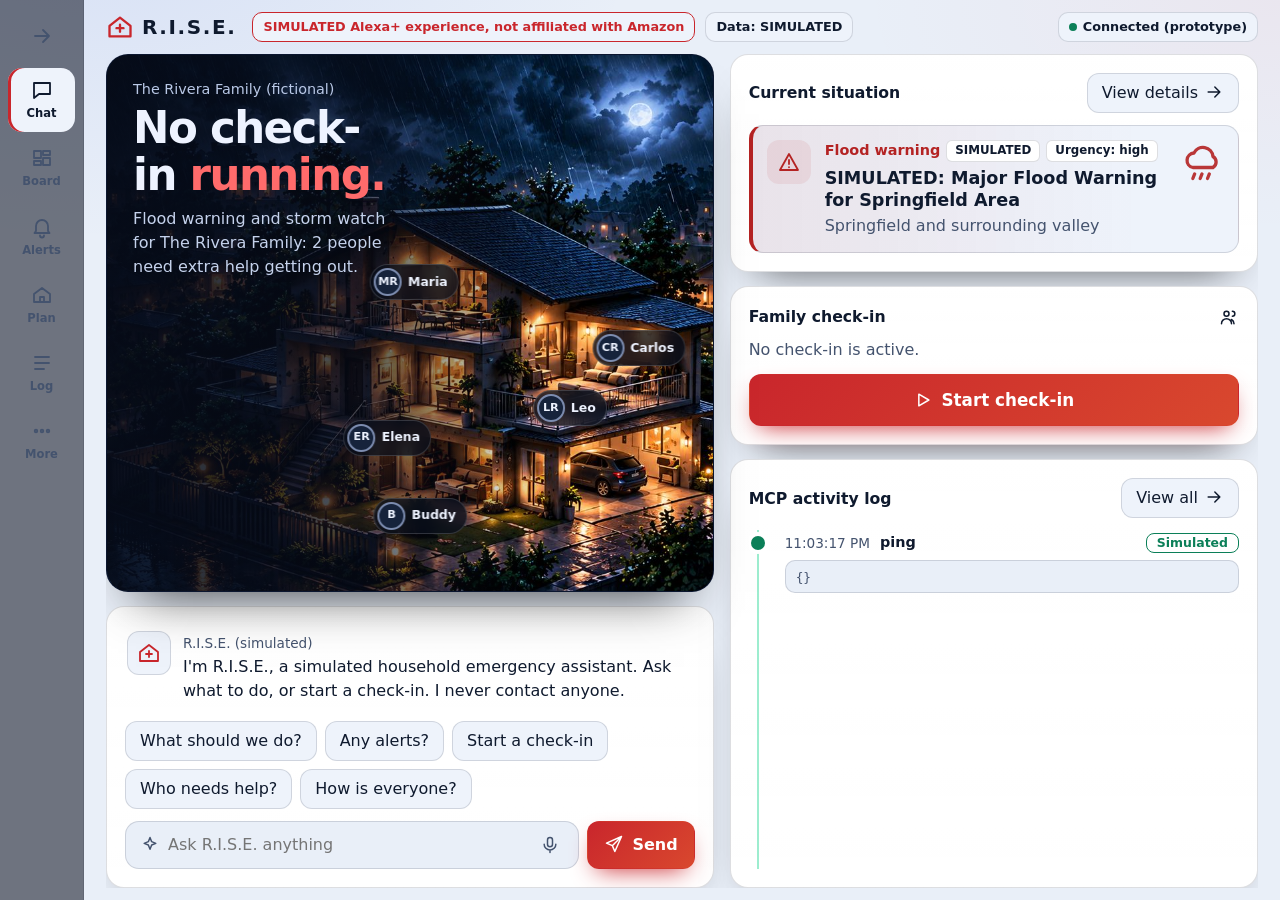
<file: docs/prototype/rise-prototype.html>
<!doctype html>
<html lang="en">
<head>
<meta charset="utf-8">
<meta name="viewport" content="width=device-width, initial-scale=1, viewport-fit=cover">
<title>R.I.S.E. Command Center (prototype)</title>
<style>
:root{--bg:#070c18;--p:#0e1729;--p2:#162339;--b:rgba(255,255,255,.09);--t:#eef3ff;--m:#a3b3d1;--c:#ff5a5f;--c2:#ff7a59;--g:#3ddc9f;--a:#fbbf24;--r:#ff6b6b;--rt:rgba(255,107,107,.12);--g1:rgba(70,110,255,.16);--g2:rgba(255,90,95,.09);box-sizing:border-box;padding-top:env(safe-area-inset-top,0px);padding-bottom:env(safe-area-inset-bottom,0px)}
@media (prefers-color-scheme:light){:root:not([data-theme="dark"]){--bg:#e9eff8;--p:#fff;--p2:#eef3fb;--b:rgba(15,26,46,.14);--t:#0f1a2e;--m:#44536e;--c:#c9262c;--c2:#d9482e;--g:#0b7f58;--a:#8a5a00;--r:#b42323;--rt:rgba(180,35,35,.08);--g1:rgba(60,100,220,.1);--g2:rgba(255,90,95,.06)}}
html{scroll-padding-top:env(safe-area-inset-top,0px)}
*{box-sizing:border-box}
html,body{height:100%}
body{margin:0;color:var(--t);font:16px/1.5 system-ui,-apple-system,"Segoe UI",Roboto,sans-serif;font-variant-numeric:tabular-nums;background:radial-gradient(900px 520px at 8% -8%,var(--g1),transparent 60%),radial-gradient(760px 420px at 100% 0,var(--g2),transparent 55%),var(--bg);background-attachment:fixed}
body.big{font-size:19px}
button,input{font:inherit;color:inherit}
:focus-visible{outline:3px solid var(--a);outline-offset:2px}
.app{display:grid;grid-template-columns:84px minmax(0,1fr);height:100%}
nav{display:flex;flex-direction:column;gap:4px;padding:14px 8px;background:rgba(10,16,30,.55);border-right:1px solid var(--b)}
nav button{display:grid;justify-items:center;gap:3px;padding:10px 4px;min-height:60px;border:0;border-radius:14px;background:none;color:var(--m);font-size:.72rem;font-weight:600;cursor:pointer}
nav button:hover{background:var(--p2);color:var(--t)}
nav button[aria-current="page"]{background:var(--p2);color:var(--t);box-shadow:inset 3px 0 var(--c)}
.ic{width:24px;height:24px}
main{min-height:0;display:flex;flex-direction:column;padding:12px 22px}
.top{display:flex;flex-wrap:wrap;gap:10px;align-items:center;margin-bottom:12px}
.logo{display:flex;align-items:center;gap:8px;font-weight:800;font-size:1.25rem;letter-spacing:.08em;margin-right:6px}
.logo svg{width:28px;height:28px;color:var(--c)}
.badge{border:1px solid var(--b);border-radius:10px;padding:4px 10px;font-size:.8rem;font-weight:600;background:var(--p2)}
.badge.sim{border-color:var(--c);color:var(--c)}
.dot{display:inline-block;width:8px;height:8px;border-radius:50%;background:var(--g);margin-right:6px}
.sp{flex:1}
.stage{flex:1;min-height:0;overflow:auto}
.home{display:grid;gap:16px;grid-template-columns:minmax(0,1.15fr) minmax(0,1fr);height:100%;min-height:0}
.col{display:flex;flex-direction:column;gap:14px;min-height:0;min-width:0}
.card{background:linear-gradient(180deg,rgba(255,255,255,.04),rgba(255,255,255,.01)),var(--p);border:1px solid var(--b);border-radius:18px;padding:18px;box-shadow:inset 0 1px 0 rgba(255,255,255,.05),0 24px 40px -28px rgba(0,0,0,.7)}
.col .card,.two .card{margin:0}
.grow{flex:1;min-height:0;display:flex;flex-direction:column}
h2{margin:0 0 12px;font-size:.98rem;font-weight:700}
.muted{color:var(--m)}.note{font-size:.85rem}
.scene{position:relative;flex:none;height:280px;border-radius:22px;overflow:hidden;border:1px solid var(--b);color:#eef3ff;background:#0b1630;box-shadow:0 30px 50px -30px rgba(0,0,0,.8)}
.scene .sc{position:absolute;inset:0;width:100%;height:100%}
.scrim{position:absolute;inset:0;background:linear-gradient(90deg,rgba(6,11,24,.92) 0,rgba(6,11,24,.7) 42%,rgba(6,11,24,0) 72%)}
.sct{position:relative;max-width:min(52%,440px);padding:24px 26px}
.sct .kick{margin:0 0 4px;color:#b9c8e6;font-size:.9rem}
.sct h1{margin:0 0 8px;font-size:clamp(1.7rem,2.6vw,2.45rem);line-height:1.08;font-weight:800;letter-spacing:-.03em}
.sct p{margin:0}.sct h1+p{color:#c5d2ec}
.pin{position:absolute;transform:translate(-50%,-50%);display:flex;align-items:center;gap:6px;padding:3px 10px 3px 3px;border-radius:999px;background:rgba(8,14,28,.74);backdrop-filter:blur(6px);border:1px solid rgba(255,255,255,.16);font-size:.78rem;font-weight:600;white-space:nowrap}
.pa{display:grid;place-items:center;width:28px;height:28px;border-radius:50%;border:2px solid #7d8db0;font-size:.7rem;font-weight:800;background:#16233b}
.pa.safe,.av.safe{border-color:var(--g)}.pa.needs,.av.needs{border-color:var(--r)}.pa.pending,.pa.noresp,.av.pending,.av.noresp{border-color:var(--a)}
.msgs{flex:1;min-height:90px;overflow:auto;display:flex;flex-direction:column;gap:8px;padding:2px}
.msg{max-width:90%;padding:10px 14px;border-radius:14px 14px 14px 4px;background:var(--p2)}
.msg.me{align-self:flex-end;border-radius:14px 14px 4px 14px;background:linear-gradient(135deg,var(--c),var(--c2));color:#fff}
.chips{display:flex;flex-wrap:wrap;gap:8px;margin:12px 0}
.chip{min-height:40px;border-radius:12px;border:1px solid var(--b);background:var(--p2);padding:6px 14px;cursor:pointer;font-weight:500}
.chip:hover{border-color:var(--m)}
.btn{min-height:44px;border-radius:12px;border:1px solid var(--b);background:transparent;padding:8px 16px;font-weight:600;cursor:pointer}
.btn:hover{background:var(--p2)}
.btn.pri{background:linear-gradient(135deg,var(--c),var(--c2));color:#fff;border-color:transparent;box-shadow:0 10px 24px -10px var(--c)}
.btn.ok{border-color:var(--g);color:var(--g)}.btn.warn{border-color:var(--r);color:var(--r)}
.btn[disabled]{opacity:.45;cursor:not-allowed}
.row{display:flex;gap:8px}
.row input{flex:1;min-width:0;min-height:44px;border-radius:12px;border:1px solid var(--b);background:var(--bg);padding:8px 14px}
.hd{display:flex;justify-content:space-between;align-items:center;gap:8px}.hd h2{margin:0}
.alert{display:grid;grid-template-columns:44px minmax(0,1fr);gap:14px;padding:14px;border-radius:14px;border:1px solid var(--b);border-left:4px solid var(--m);background:var(--p2)}
.alert.high{border-left-color:var(--r);background:linear-gradient(90deg,var(--rt),transparent 80%),var(--p2)}
.alert.fail{border-left-color:var(--a)}.alert.ok{border-left-color:var(--g)}
.ai{display:grid;place-items:center;width:44px;height:44px;border-radius:12px;background:var(--rt);color:var(--r)}
.alert.fail .ai{color:var(--a);background:rgba(251,191,36,.14)}.alert.ok .ai{color:var(--g);background:rgba(61,220,159,.14)}
.ai svg{width:24px;height:24px}
.alert h3{margin:6px 0 2px;font-size:1.1rem;line-height:1.25}
.kk{display:flex;flex-wrap:wrap;gap:6px;align-items:center}.kk b{color:var(--r);font-size:.9rem}
.tag{border-radius:6px;padding:1px 8px;font-size:.74rem;font-weight:700;background:var(--p);border:1px solid var(--b)}
.quote{margin:10px 0 0;padding-left:12px;border-left:2px solid var(--b)}
.two{display:grid;gap:16px;grid-template-columns:minmax(0,1fr) minmax(0,1fr);align-items:start}
.stack>*+*{margin-top:16px}
.tabs{display:flex;flex-wrap:wrap;gap:8px;margin:0 0 14px}
.tabs button[aria-selected="true"]{background:var(--t);color:var(--bg);border-color:transparent}
.avs{display:flex;flex-wrap:wrap;gap:14px;margin:12px 0 16px}
.avw{display:grid;justify-items:center;gap:2px;min-width:72px}
.av{display:grid;place-items:center;flex:none;width:48px;height:48px;border-radius:50%;font-weight:800;border:3px solid var(--b);background:var(--p2)}
.st{display:inline-block;font-weight:700;font-size:.85rem}
.st.safe{color:var(--g)}.st.needs{color:var(--r)}.st.pending,.st.noresp{color:var(--a)}
.members{display:grid;gap:12px;grid-template-columns:repeat(auto-fill,minmax(240px,1fr))}
.mem{display:flex;gap:12px;align-items:flex-start;padding:12px;border-radius:14px;background:var(--p2);border:1px solid var(--b)}
.mb{min-width:0;flex:1}.mb b{display:block}
.acts{display:flex;flex-wrap:wrap;gap:6px;margin-top:8px}
.acts .btn{min-height:40px;padding:4px 10px;font-size:.84rem}
.meter{display:flex;gap:6px;margin:8px 0 12px}
.meter i{flex:1;height:8px;border-radius:4px;background:var(--p2);border:1px solid var(--b)}.meter i.on{background:var(--a)}
.steps{margin:0;padding:0;list-style:none;display:grid;gap:8px}
.steps li{padding:10px 12px;border-radius:12px;background:var(--p2);border:1px solid var(--b)}
.steps li.p0{border-color:var(--r);background:var(--rt);font-weight:700}
.log{display:grid;gap:8px;max-height:520px;overflow:auto;margin:0;padding:0;list-style:none}
.log.s{max-height:none;flex:1;min-height:0}
.log li{border-left:3px solid var(--g);padding:5px 10px;background:var(--p2);border-radius:0 10px 10px 0;font-size:.9rem;word-break:break-word}
.log code{font:.8rem ui-monospace,Menlo,Consolas,monospace;color:var(--m)}
.tl{list-style:none;margin:0;padding:0 0 0 14px;border-left:2px solid var(--b)}
.tl li{position:relative;padding:0 0 12px 12px}
.tl li::before{content:"";position:absolute;left:-21px;top:7px;width:10px;height:10px;border-radius:50%;background:var(--g);box-shadow:0 0 0 4px var(--p)}
.tt{display:block;font-size:.78rem;color:var(--m)}
pre.draft{white-space:pre-wrap;background:var(--bg);border:1px solid var(--b);border-radius:12px;padding:12px;margin:0 0 12px;font:inherit}
@media (max-width:900px){.home{grid-template-columns:1fr;height:auto}.two{grid-template-columns:1fr}.msgs{max-height:300px;flex:none}.grow{flex:none}.pin{display:none}.sct{max-width:none}.scrim{background:rgba(6,11,24,.62)}}
@media (max-width:760px){.app{grid-template-columns:1fr}nav{position:fixed;inset:auto 0 0 0;flex-direction:row;z-index:5;padding:6px 6px calc(6px + env(safe-area-inset-bottom,0px));border-right:0;border-top:1px solid var(--b);overflow-x:auto;background:var(--p)}nav button{flex:1;min-width:58px;min-height:52px}main{padding:10px 12px 84px}}
@media (prefers-reduced-motion:reduce){*{scroll-behavior:auto}}

.scene{flex:1 1 0;min-height:290px;height:auto}
.scene img.sc{object-fit:cover;object-position:70% 45%}
.sct h1{font-size:clamp(2rem,3.4vw,3.3rem);letter-spacing:-.035em}
.sct .ac{color:#ff6b6b}
.chatc{flex:none}.chatc .msgs{flex:none;min-height:60px;max-height:150px}
.msg.bot{display:flex;gap:12px;align-items:flex-start;background:none;max-width:100%;padding:4px 0;border-radius:0}
.bav{flex:none;display:grid;place-items:center;width:44px;height:44px;border-radius:12px;background:var(--p2);border:1px solid var(--b);color:var(--c)}
.bav svg{width:24px;height:24px}
.field{flex:1;display:flex;align-items:center;gap:8px;min-width:0;border:1px solid var(--b);border-radius:14px;background:var(--bg);padding:0 8px 0 14px}
.field:focus-within{outline:3px solid var(--a)}
.field input{border:0;background:none;padding:8px 0;min-height:46px;outline:none;border-radius:0}
.field svg{width:20px;height:20px;color:var(--m)}
.mic{border:0;background:none;color:var(--m);display:grid;place-items:center;min-width:40px;min-height:40px;cursor:not-allowed}
.btn svg{width:20px;height:20px;margin-right:8px;vertical-align:-4px}
.btn.wide{width:100%;min-height:52px;font-size:1.05rem}
.hd svg.ic{width:20px;height:20px;margin-left:6px;vertical-align:-4px}
.alert{grid-template-columns:44px minmax(0,1fr) auto}
.wx{color:var(--r);opacity:.9}.wx svg{width:44px;height:44px}
.log{gap:0}
.log li{position:relative;padding:2px 0 16px 26px;margin-left:8px;border-left:2px solid rgba(61,220,159,.5);border-radius:0;background:none}
.log li::before{content:"";position:absolute;left:-8px;top:6px;width:14px;height:14px;border-radius:50%;background:var(--g);box-shadow:0 0 0 4px var(--p)}
.lh{display:flex;align-items:center;gap:10px;flex-wrap:wrap}
.okb{margin-left:auto;border:1px solid var(--g);color:var(--g);border-radius:8px;padding:0 10px;font-size:.78rem;font-weight:700}
.log code{display:block;margin-top:6px;padding:8px 10px;background:var(--bg);border:1px solid var(--b);border-radius:10px}
.cb{min-height:44px!important;margin-bottom:6px}
.app.mini{grid-template-columns:64px minmax(0,1fr)}.app.mini nav button span{display:none}
@media (max-width:900px){.scene{flex:none;height:300px}}
@media (max-width:760px){.cb{display:none}}
</style>
</head>
<body>
<div class="app">
<nav aria-label="Main" id="nav"></nav>
<main>
<header class="top"><span class="logo"><svg viewBox="0 0 24 24" fill="none" stroke="currentColor" stroke-width="2" stroke-linecap="round" stroke-linejoin="round" aria-hidden="true"><path d="M3 11l9-7 9 7v9H3z"/><path d="M12 10v6M9 13h6"/></svg>R.I.S.E.</span><span class="badge sim">SIMULATED Alexa+ experience, not affiliated with Amazon</span><span class="badge" id="mode"></span><span class="sp"></span><span class="badge"><span class="dot"></span>Connected (prototype)</span></header>
<div class="stage" id="view"></div>
</main>
</div>
<script>
const $=s=>document.querySelector(s);
const esc=s=>String(s).replace(/[&<>"']/g,c=>({'&':'&amp;','<':'&lt;','>':'&gt;','"':'&quot;',"'":'&#39;'}[c]));
const join=a=>a.length<2?(a[0]||''):a.slice(0,-1).join(', ')+' and '+a[a.length-1];
const M=[{id:1,n:'Maria Rivera',pet:0,v:0,d:'Adult, independent'},{id:2,n:'Carlos Rivera',pet:0,v:0,d:'Adult, independent'},{id:3,n:'Elena Rivera',pet:0,v:1,d:'Senior, needs assistance. Uses a cane. Takes blood pressure medication.'},{id:4,n:'Leo Rivera',pet:0,v:1,d:'Child, dependent'},{id:5,n:'Buddy',pet:1,v:0,d:'Pet (golden retriever)'}];
const C=[{n:'Uncle Juan',ph:'555-0199'},{n:'Dr. Sarah Jenkins',ph:'555-0100'}];
const FL=[[1,'Elena Rivera','Start moving Elena Rivera early and arrange transport','Uses a cane, cannot walk long distances'],[2,'Leo Rivera','Keep an adult with Leo Rivera',''],[3,'','Head to the primary meeting point: Neighborhood Park',''],[4,'Uncle Juan','Call Uncle Juan first (priority 1)',''],[5,'Elena Rivera',"Gather Elena Rivera's medication and documents",'High blood pressure medication'],[6,'Buddy','Gather pet supplies and a carrier for Buddy',''],[7,'Buddy','Check that your shelter accepts pets','']];
const HT=[[4,'Elena Rivera','Check on Elena Rivera every few hours and keep them cool and hydrated',''],[4,'Leo Rivera','Check on Leo Rivera every few hours and keep them cool and hydrated',''],[5,'Buddy','Provide shade and water for Buddy','']];
const SC={
flood:{l:'Flood drill',mode:'SIMULATED',pre:'This is a simulated alert. ',hz:'Flood',sev:'warning',urg:'high',head:'SIMULATED: Major Flood Warning for Springfield Area',ins:'Evacuate immediately to higher ground. Do not drive through flooded roads.',area:'Springfield and surrounding valley',hl:'Flood warning and storm watch for The Rivera Family: 2 people need extra help getting out.',acts:FL},
heat:{l:'Heatwave drill',mode:'SIMULATED',pre:'This is a simulated alert. ',hz:'Heat',sev:'warning',urg:'high',head:'SIMULATED: Extreme Heat Warning',ins:'Stay indoors in air conditioning. Drink plenty of water. Check on vulnerable neighbors.',area:'Entire Metro Region',hl:'Heat warning for The Rivera Family: 2 people need extra care.',acts:HT},
rec:{l:'Recorded real alert',mode:'RECORDED',pre:'This is a replay of a past alert, not a live warning. ',hz:'Heat',sev:'warning',urg:'high',head:'Extreme Heat Warning issued October 3 at 12:15PM PDT until October 8 at 8:00PM PDT by NWS Los Angeles/Oxnard CA',ins:'Drink plenty of fluids, stay in an air-conditioned room, stay out of the sun, and check up on relatives and neighbors.',area:'Los Angeles area (real alert, replayed)',hl:'Heat warning for The Rivera Family: 2 people need extra care.',acts:HT},
none:{l:'No alerts',mode:'SIMULATED',pre:'This is a simulated alert. ',urg:'none',head:'',acts:[],hl:'No active alerts for The Rivera Family.'},
fail:{l:'Simulate alert failure',mode:'LIVE',fail:1,acts:[],urg:'none'}};
const ST={safe:['Safe','\u2713'],needs:['Needs help','!'],pending:['Pending','\u2026'],noresp:['Not responding','\u2013']};
let sc,active,skip,t0,st,logs,msgs;
function reset(){sc='flood';active=false;skip=0;t0=0;st={};logs=[];M.forEach(m=>st[m.id]={s:'pending',note:''});msgs=[{w:'bot',t:"I'm R.I.S.E., a simulated household emergency assistant. Ask what to do, or start a check-in. I never contact anyone."}];call('ping',{});render()}
function call(tool,args){logs.unshift({tool,args:JSON.stringify(args),t:new Date().toLocaleTimeString([],{hour:'2-digit',minute:'2-digit',second:'2-digit'})});logs.length=Math.min(logs.length,40)}
const el=()=>active?skip+Math.floor((Date.now()-t0)/60000):0;
function calc(){
 const e=el(),ppl=M.filter(m=>!m.pet),pets=M.filter(m=>m.pet),g=m=>st[m.id].s;
 const ord=a=>[...a].sort((x,y)=>(!x.v-!y.v)||x.n.localeCompare(y.n));
 const un=ord(ppl.filter(m=>g(m)==='pending'||g(m)==='noresp')),hp=ord(ppl.filter(m=>g(m)==='needs')),sf=ppl.filter(m=>g(m)==='safe'),np=pets.filter(m=>g(m)!=='safe'),all=M.every(m=>g(m)==='safe');
 const lvl=(un.length+hp.length)?(e<5?0:e<10?1:e<20?2:3):0,tg=join(ord([...un,...hp]).map(m=>m.n));
 const P=[],add=(p,w,a,r)=>P.push({p,w,a,r:r||''});
 if(hp.length){add(0,'','If anyone is in immediate danger, call your local emergency number');hp.forEach(m=>add(0,m.n,'Help '+m.n,st[m.id].note))}
 un.slice(0,6).forEach(m=>add(1,m.n,lvl?'Call '+m.n+' directly':'Check that '+m.n+' is safe'));
 if(un.length>6)add(1,'','Also check on '+(un.length-6)+' more: '+join(un.slice(6).map(m=>m.n)));
 if(lvl>=2)add(2,C[0].n,'Contact '+C[0].n+' and ask them to help check on '+tg,'Phone: '+C[0].ph);
 if(lvl>=3){add(3,C[1].n,'Contact '+C[1].n+' and ask them to help check on '+tg,'Phone: '+C[1].ph);add(3,'','If you believe anyone may be in danger, call your local emergency number')}
 if(np.length)add(5,'','Confirm where '+join(np.map(m=>m.n))+(np.length>1?' are':' is'));
 if(all)add(9,'','Everyone is confirmed safe. Close the check-in when you are ready.');
 P.sort((a,b)=>a.p-b.p);
 const sp=[];
 if(all)sp.push('Everyone is confirmed safe.');else{sp.push(sf.length+' of '+ppl.length+' people are confirmed safe.');
  if(hp.length)sp.push(join(hp.map(m=>m.n))+(hp.length>1?' need':' needs')+' help.');
  if(un.length)sp.push(join(un.map(m=>m.n))+(un.length>1?' have':' has')+' not responded.');
  if(np.length)sp.push(join(np.map(m=>m.n))+' not yet confirmed.')}
 const draft='R.I.S.E. check-in for The Rivera Family. Safe: '+(join(sf.map(m=>m.n))||'none')+'. Needs help: '+(join(hp.map(m=>m.n+(st[m.id].note?' ('+st[m.id].note.slice(0,60)+')':'')))||'none')+'. Not yet reached: '+(join(un.map(m=>m.n))||'none')+'.'+(un.length?' Please help check on '+join(un.map(m=>m.n))+'.':'');
 return{e,lvl,all,sp:sp.join(' '),P,draft,hp,un,sf,ppl}}
function advice(){const s=SC[sc];if(s.fail)return'We could not check for alerts. Do not assume there are none. Check your local weather service or authorities.';
 return s.acts.length?s.pre+s.hl+' Top actions: '+s.acts.slice(0,3).map(a=>a[2]).join('; ')+'.':s.pre+s.hl}
function bot(t){msgs.push({w:'bot',t})}
function start(){if(active)return bot('A check-in is already active for this household. Use get_checkin_status or close_checkin.');active=true;t0=Date.now();skip=0;M.forEach(m=>st[m.id]={s:'pending',note:''});call('start_checkin',{reason:'Simulated drill'});bot('Check-in started. Everyone is pending. Tell me who is safe, and I will only record what you tell me.')}
function rec(m,s,note){if(!active)return bot('No check-in is active. Use start_checkin to begin one.');st[m.id]={s,note:note||''};call('record_checkin',{member:m.n,status:{safe:'safe',needs:'needs_help',noresp:'not_responding',pending:'pending'}[s],note:note||undefined})}
function say(text){
 msgs.push({w:'me',t:text});const x=text.toLowerCase(),m=M.find(k=>new RegExp('\\b'+k.n.split(' ')[0].toLowerCase()+'\\b').test(x));
 if(m&&/needs help|hurt|fell|injured/.test(x)){if(!active)rec(m,'needs');else{rec(m,'needs',text.replace(/^.*?(needs help|hurt|fell|injured)[:,\-\s]*/i,'').slice(0,300));bot('Marked '+m.n+' as needing help. If anyone is in immediate danger, call your local emergency number. '+calc().sp)}}
 else if(m&&/not (answering|responding)|no answer|isn.?t answering/.test(x)){rec(m,'noresp');if(active)bot('Marked '+m.n+' as not responding. '+calc().sp)}
 else if(m&&/\bsafe\b|\bok(ay)?\b|\bfine\b/.test(x)){rec(m,'safe');if(active)bot('Marked '+m.n+' as safe. '+calc().sp)}
 else if(/start|begin|check on everyone/.test(x)&&/check/.test(x))start();
 else if(/close|end the check|finish/.test(x)){if(!active)bot('No check-in is active. Use start_checkin to begin one.');else{call('close_checkin',{});active=false;bot('Check-in closed.')}}
 else if(/who needs help/.test(x)){call('list_people_needing_help',{});bot('Elena Rivera (uses a cane) and Leo Rivera (child). Pets are not counted.')}
 else if(/everyone|status|how is|how are/.test(x)){call('get_checkin_status',{});if(!active)bot('No check-in is active. Use start_checkin to begin one.');else{const c=calc();bot(c.sp+(c.P[0]?' Next: '+c.P[0].a+'.':''))}}
 else if(/alert|happening/.test(x)){call('get_active_alerts',{});const s=SC[sc];bot(s.fail?advice():s.head?s.pre+s.head+'. '+s.ins:s.pre+'No active alerts right now.')}
 else if(/what should|advice|prepare|what now|situation/.test(x)){call('get_safety_advice',{});bot(advice())}
 else bot('I can give advice, read alerts, start a check-in, or record who is safe. Try "What should we do?" or "Maria is safe".');render()}
function setSt(id,s){const m=M.find(k=>k.id===id);rec(m,s,s==='needs'?noteVal.trim().slice(0,300):'');render()}
let view='home',atab='alerts',ptab='members',noteVal='';
const NAV=[['home','Chat'],['board','Board'],['alerts','Alerts'],['plan','Plan'],['log','Log'],['more','More']];
const fn=n=>n.split(' ')[0],ini=n=>n.split(' ').map(w=>w[0]).join('').slice(0,2);
const stx=x=>'<span class="st '+x+'">'+ST[x][1]+' '+ST[x][0]+'</span>';
const logH=n=>logs.slice(0,n).map(l=>'<li><div class="lh"><span class="muted note">'+l.t+'</span><b>'+esc(l.tool)+'</b><span class="okb">Simulated</span></div><code>'+esc(l.args)+'</code></li>').join('');
const tabs=(a,cur,key)=>'<div class="tabs" role="tablist">'+a.map(t=>'<button class="chip" role="tab" data-'+key+'="'+t[0]+'" aria-selected="'+(t[0]===cur)+'">'+t[1]+'</button>').join('')+'</div>';
const IC={home:'<path d="M4 5h16v11H9l-5 4z"/>',board:'<path d="M4 5h7v7H4zM13 5h7v4h-7zM13 12h7v7h-7zM4 15h7v4H4z"/>',alerts:'<path d="M6 16v-5a6 6 0 0 1 12 0v5l1.5 2h-15zM10 20.5a2 2 0 0 0 4 0"/>',plan:'<path d="M4 11l8-6 8 6v8H4zM10 19v-5h4v5"/>',log:'<path d="M5 6h14M5 12h14M5 18h9"/>',more:'<circle cx="6" cy="12" r="1.3"/><circle cx="12" cy="12" r="1.3"/><circle cx="18" cy="12" r="1.3"/>',warn:'<path d="M12 4l9 16H3zM12 10v4M12 17.2v.1"/>',okk:'<path d="M12 3l7 3v5c0 5-3 8-7 10-4-2-7-5-7-10V6zM9 12l2 2 4-4"/>',bad:'<circle cx="12" cy="12" r="9"/><path d="M12 7v6M12 16.5v.1"/>',home2:'<path d="M3 11l9-7 9 7v9H3z"/><path d="M12 10v6M9 13h6"/>',arr:'<path d="M5 12h14M13 6l6 6-6 6"/>',play:'<path d="M7 5l12 7-12 7z"/>',send:'<path d="M21 3L3 11l7 3 3 7zM10 14L21 3"/>',spark:'<path d="M12 3l2 5 5 2-5 2-2 5-2-5-5-2 5-2z"/>',mic:'<rect x="9" y="3" width="6" height="11" rx="3"/><path d="M5 11a7 7 0 0 0 14 0M12 18v3"/>',ppl:'<circle cx="9" cy="8" r="3"/><path d="M3 20a6 6 0 0 1 12 0M16 5a3 3 0 0 1 0 6M18 20a6 6 0 0 0-3-5"/>',rain:'<path d="M7 15a4 4 0 0 1 .6-7.9A5.5 5.5 0 0 1 18 9a3.5 3.5 0 0 1 0 6H7zM8 18.5l-1 2.5M12 18.5l-1 2.5M16 18.5l-1 2.5"/>',sun:'<circle cx="12" cy="12" r="4"/><path d="M12 3v2M12 19v2M3 12h2M19 12h2M5.6 5.6l1.4 1.4M17 17l1.4 1.4M18.4 5.6L17 7M7 17l-1.4 1.4"/>'};
const svg=p=>'<svg class="ic" viewBox="0 0 24 24" fill="none" stroke="currentColor" stroke-width="1.8" stroke-linecap="round" stroke-linejoin="round" aria-hidden="true">'+p+'</svg>';
function alertH(s,short){
 if(s.fail)return'<div class="alert fail"><div class="ai">'+svg(IC.bad)+'</div><div><div class="kk"><b style="color:var(--a)">Alert check failed</b></div><h3>We could not check for alerts</h3><p class="muted" style="margin:0">Do not assume there are none. Check your local weather service or authorities.</p></div></div>';
 if(s.urg==='none')return'<div class="alert ok"><div class="ai">'+svg(IC.okk)+'</div><div><div class="kk"><b style="color:var(--g)">All clear</b><span class="tag">'+s.mode+'</span></div><h3>No active alerts right now</h3><p class="muted" style="margin:0">Successful check on simulated data.</p></div></div>';
 return'<div class="alert high"><div class="ai">'+svg(IC.warn)+'</div><div><div class="kk"><b>'+esc(s.hz+' '+s.sev)+'</b><span class="tag">'+s.mode+'</span><span class="tag">Urgency: '+s.urg+'</span></div><h3>'+esc(s.head)+'</h3><p class="muted" style="margin:0">'+esc(s.area)+'</p>'+(short?'':'<p class="quote"><b>From the alert:</b> '+esc(s.ins)+'</p>')+'</div><div class="wx">'+svg(s.hz==='Flood'?IC.rain:IC.sun)+'</div></div>'}
const IMG="[data-uri]";
function scene(s,h1,h2){
 const heat=s.hz==='Heat',flood=s.hz==='Flood',sky=heat?['#2b1a33','#8a4630']:flood?['#0a1430','#1c3359']:['#0b1630','#18305a'];
 let r='';if(flood)for(let i=0;i<46;i++){const x=(i*47)%660,y=(i*61)%230;r+='<line x1="'+x+'" y1="'+y+'" x2="'+(x-9)+'" y2="'+(y+24)+'" stroke="#a9c8ff" stroke-opacity=".35" stroke-width="1.3"/>'}
 const sun=heat?'<circle cx="540" cy="64" r="90" fill="url(#sun)"/><circle cx="540" cy="64" r="20" fill="#ffd9a0"/>':'<circle cx="560" cy="52" r="46" fill="url(#moon)"/><circle cx="560" cy="52" r="16" fill="#dce8ff"/>';
 const water=flood?'<path d="M0 250q80-9 160 0t160 0 160 0 160 0v30H0z" fill="#2f6bb5" fill-opacity=".5"/>':'';
 const g=(id,c,o)=>'<radialGradient id="'+id+'"><stop offset="0" stop-color="'+c+'" stop-opacity="'+o+'"/><stop offset="1" stop-color="'+c+'" stop-opacity="0"/></radialGradient>';
 const v='<svg class="sc" viewBox="0 0 640 280" preserveAspectRatio="xMaxYMid slice" aria-hidden="true"><defs><linearGradient id="sk" x1="0" y1="0" x2="0" y2="1"><stop offset="0" stop-color="'+sky[0]+'"/><stop offset="1" stop-color="'+sky[1]+'"/></linearGradient>'+g('sun','#ffb066',.7)+g('moon','#bcd4ff',.45)+g('warm','#ffc766',.35)+'</defs><rect width="640" height="280" fill="url(#sk)"/>'+sun+'<path d="M0 236q320-22 640 4v40H0z" fill="#09101f"/><circle cx="380" cy="214" r="34" fill="#0d2233"/><circle cx="620" cy="208" r="28" fill="#0d2233"/><ellipse cx="495" cy="205" rx="130" ry="60" fill="url(#warm)"/><rect x="410" y="150" width="170" height="90" fill="#15203a"/><rect x="440" y="108" width="110" height="46" fill="#1a2744"/><polygon points="398,152 495,106 592,152" fill="#0d1730"/><polygon points="430,110 495,80 560,110" fill="#0d1730"/><g fill="#ffd27a"><rect x="424" y="172" width="26" height="30"/><rect x="462" y="172" width="26" height="30"/><rect x="500" y="172" width="26" height="30"/><rect x="466" y="122" width="22" height="22"/><rect x="502" y="122" width="22" height="22"/></g><rect x="540" y="196" width="26" height="44" fill="#0a1124"/>'+water+r+'</svg>';
 const IP=[[975,380],[1350,490],[930,640],[1235,590],[985,770]],P=[[60,22],[88,36],[66,58],[86,68],[72,84]],photo=flood;
 const pins=M.map((m,i)=>{const x=st[m.id].s;return'<div class="pin" '+(photo?'data-ix="'+IP[i][0]+'" data-iy="'+IP[i][1]+'"':'style="left:'+P[i][0]+'%;top:'+P[i][1]+'%"')+'><span class="pa '+(active?x:'')+'">'+ini(m.n)+'</span><span>'+esc(fn(m.n))+(active?' '+ST[x][1]+' '+ST[x][0]:'')+'</span></div>'}).join('');
 const hh=esc(h1);
 return'<div class="scene'+(photo?' ph':'')+'">'+(photo?'<img class="sc" src="'+IMG+'" alt="">':v)+'<div class="scrim"></div><div class="sct"><p class="kick">The Rivera Family (fictional)</p><h1>'+(active?hh:hh.replace(/(\S+)$/,'<span class="ac">$1</span>'))+'</h1><p>'+esc(h2)+'</p></div>'+pins+'</div>'}
function pinPos(){const sc=document.querySelector('.scene.ph');if(!sc)return;const W=sc.clientWidth,H=sc.clientHeight,k=Math.max(W/1672,H/896),ox=(W-1672*k)*.7,oy=(H-896*k)*.45;sc.querySelectorAll('.pin[data-ix]').forEach(p=>{p.style.left=(ox+p.dataset.ix*k)+'px';p.style.top=(oy+p.dataset.iy*k)+'px'})}
function home(s,c){
 const h1=active?(c.all?'Everyone is confirmed safe.':c.sf.length+' of '+c.ppl.length+' people are confirmed safe.'):(s.fail?'Alerts could not be checked.':s.urg==='none'?'No active alerts.':'No check-in running.');
 const h2=active?c.sp.replace(/^.*?safe\.\s?/,''):(s.fail?'Do not assume there are none.':s.hl||'');
 const chips=['What should we do?','Any alerts?','Start a check-in','Who needs help?','How is everyone?'].map(t=>'<button class="chip" data-q="'+t+'">'+t+'</button>').join('');
 const strip=active?'<p class="muted note" style="margin:0">'+c.sf.length+' of '+c.ppl.length+' people confirmed safe</p><div class="avs">'+M.map(m=>'<div class="avw"><div class="av '+st[m.id].s+'" aria-hidden="true">'+ini(m.n)+'</div><span class="note">'+esc(fn(m.n))+'</span>'+stx(st[m.id].s)+'</div>').join('')+'</div><button class="btn pri wide" data-go="board">Continue check-in'+svg(IC.arr).replace('class="ic"','class="ic" style="margin:0 0 0 8px"')+'</button>':'<p class="muted" style="margin:0 0 12px">No check-in is active.</p><button class="btn pri wide" data-q="Start a check-in">'+svg(IC.play)+'Start check-in</button>';
 const bub=m=>m.w==='me'?'<div class="msg me">'+esc(m.t)+'</div>':'<div class="msg bot"><div class="bav">'+svg(IC.home2)+'</div><div><span class="muted note">R.I.S.E. (simulated)</span><br>'+esc(m.t)+'</div></div>';
 return'<div class="home"><div class="col">'+scene(s,h1,h2)+'<div class="card chatc"><div class="msgs" id="msgs" role="log" aria-live="polite" aria-label="Conversation">'+msgs.map(bub).join('')+'</div><div class="chips">'+chips+'</div><form class="row" id="form"><div class="field">'+svg(IC.spark)+'<input id="q" aria-label="Ask R.I.S.E." placeholder="Ask R.I.S.E. anything" autocomplete="off" maxlength="200"><button type="button" class="mic" disabled title="Voice is off in this prototype" aria-label="Voice input is off in this prototype">'+svg(IC.mic)+'</button></div><button class="btn pri" type="submit">'+svg(IC.send)+'Send</button></form></div></div>'+
 '<div class="col"><div class="card"><div class="hd" style="margin-bottom:12px"><h2>Current situation</h2><button class="chip" data-go="alerts">View details'+svg(IC.arr)+'</button></div>'+alertH(s,1)+'</div><div class="card"><div class="hd" style="margin-bottom:10px"><h2>Family check-in</h2>'+svg(IC.ppl)+'</div>'+strip+'</div><div class="card grow"><div class="hd" style="margin-bottom:12px"><h2>MCP activity log</h2><button class="chip" data-go="log">View all'+svg(IC.arr)+'</button></div><ul class="log s">'+logH(5)+'</ul></div></div></div>'}
function tl(){const L=logs.filter(l=>/checkin/.test(l.tool)).slice(0,6).map(l=>{let a={};try{a=JSON.parse(l.args)}catch(e){}const w=l.tool==='start_checkin'?'Check-in started':l.tool==='close_checkin'?'Check-in closed':esc((a.member||'')+' marked '+({safe:'safe',needs_help:'as needing help',not_responding:'as not responding',pending:'pending'}[a.status]||''));return'<li><span class="tt">'+l.t+'</span>'+w+'</li>'}).join('');return'<div class="card"><h2>Recent activity</h2><ul class="tl">'+(L||'<li class="muted">Nothing yet.</li>')+'</ul></div>'}
function board(s,c){
 if(!active)return'<div class="card"><h2>Family check-in</h2><p class="muted">No check-in is active. Start one to track who is safe.</p><button class="btn pri" data-q="Start a check-in">Start check-in</button></div>';
 return'<div class="two"><div class="card"><h2>Family check-in</h2><p><b>'+esc(c.sp)+'</b></p><p class="muted note">Elapsed '+c.e+' min. Escalation level '+c.lvl+' of 3 (demo thresholds: 5, 10 and 20 minutes).'+(skip?' Demo clock: +'+skip+' min (simulated).':'')+'</p><div class="meter" aria-hidden="true">'+[1,2,3].map(i=>'<i class="'+(c.lvl>=i?'on':'')+'"></i>').join('')+'</div><button class="btn" id="skip">Skip time +5 min</button><p style="margin:12px 0 4px"><label class="muted note" for="note">Note for Needs help (optional)</label></p><div class="row" style="margin-bottom:12px"><input id="note" maxlength="300" placeholder="For example: fell and cannot stand"></div><div class="members">'+M.map(m=>{const x=st[m.id];return'<div class="mem"><div class="av '+x.s+'" aria-hidden="true">'+ini(m.n)+'</div><div class="mb"><b>'+esc(m.n)+'</b>'+stx(x.s)+(x.note?'<div class="muted note">Note: '+esc(x.note)+'</div>':'')+'<div class="acts"><button class="btn ok" data-s="'+m.id+':safe">Safe</button><button class="btn warn" data-s="'+m.id+':needs">Needs help</button><button class="btn" data-s="'+m.id+':noresp">Not responding</button></div></div></div>'}).join('')+'</div></div>'+
 '<div class="stack"><div class="card"><h2>Next steps</h2><ol class="steps">'+c.P.map(p=>'<li class="p'+p.p+'">'+esc(p.a)+(p.r?'<br><span class="muted">'+esc(p.r)+'</span>':'')+'</li>').join('')+'</ol></div><div class="card"><h2>Draft message</h2><pre class="draft" id="dr">'+esc(c.draft)+'</pre><div class="chips"><button class="btn" id="cp">Copy message</button><button class="btn pri" id="cl">Close check-in</button></div><p class="muted note">R.I.S.E. does not contact anyone. Use your phone to call or message.</p></div>'+tl()+'</div></div>'}
function alerts(s){
 const body=atab==='alerts'?'<div class="card">'+alertH(s)+(s.fail?'':'<p class="muted note">Data mode: '+s.mode+(s.mode==='RECORDED'?' (a replay of a real past alert, not a live warning)':'')+'.</p>')+'</div>':
 '<div class="two"><div class="card"><h2>Priority actions</h2><ol class="steps">'+(s.acts.length?s.acts.map(a=>'<li><b>'+a[0]+'. '+esc(a[2])+'</b>'+(a[3]?'<br><span class="muted">'+esc(a[3])+'</span>':'')+'</li>').join(''):'<li class="muted">'+(s.fail?'Alerts could not be checked, so no advice is shown.':'No actions needed right now.')+'</li>')+'</ol></div><div class="card"><h2>From the alert</h2><p>'+esc(s.ins||'No official instructions.')+'</p><p class="muted note">Shown exactly as the alert gives it. This is general preparedness guidance from your saved household plan. Follow instructions from local authorities.</p></div></div>';
 return'<h2>Alerts and advice</h2>'+tabs([['alerts','Active alerts'],['advice','Safety advice']],atab,'at')+body}
function plan(){
 const L={members:M.map(m=>'<p style="margin:6px 0"><b>'+esc(m.n)+'</b><br><span class="muted">'+esc(m.d)+'</span></p>').join(''),
 contacts:C.map((k,i)=>'<p style="margin:6px 0"><b>'+esc(k.n)+'</b> (call order '+(i+1)+')<br><span class="muted">'+esc(i?'Family doctor':'Uncle, out of state')+', '+esc(k.ph)+'</span></p>').join(''),
 meet:'<p style="margin:6px 0"><b>Neighborhood Park</b> (primary)<br><span class="muted">Oak tree in the center of the park</span></p><p style="margin:6px 0"><b>Springfield Community Center</b> (out of area)<br><span class="muted">Main entrance desk</span></p>'};
 return'<h2>Household plan</h2>'+tabs([['members','Members '+M.length],['contacts','Contacts '+C.length],['meet','Meeting points 2']],ptab,'pt')+'<div class="card">'+L[ptab]+'<p class="muted note">Medical and mobility details stay in the plan and never go into draft messages. Editing is not in this prototype.</p></div>'}
function logv(){return'<div class="card"><h2>MCP activity log</h2><p class="muted note" style="margin-top:0">Prototype: each row is the server call this action would make. No server is running here.</p><ul class="log" style="max-height:none">'+logH(40)+'</ul></div>'}
function more(s){
 return'<div class="two"><div class="card"><h2>Scenario controls</h2><div class="chips">'+Object.keys(SC).map(k=>'<button class="btn" data-sc="'+k+'" aria-pressed="'+(k===sc)+'"'+(k===sc?' style="border-color:var(--c)"':'')+'>'+SC[k].l+'</button>').join('')+'</div><div class="chips"><button class="btn" id="rst">Reset demo</button><button class="btn" id="big" aria-pressed="'+document.body.classList.contains('big')+'">Large text</button></div></div>'+
 '<div class="card"><h2>About R.I.S.E.</h2><p>Rapid Incident Safety and Escalation: a simulated household emergency copilot. This page imitates an assistant front end and is not affiliated with any assistant brand.</p><p class="muted">R.I.S.E. never contacts anyone. It records who you confirm is safe, shows who to contact next, and drafts a message you can copy. Advice is general preparedness guidance. Follow local authorities and call your local emergency number if anyone is in danger.</p></div></div>'}
function render(){
 const s=SC[sc],c=calc();
 $('#mode').textContent='Data: '+s.mode;
 $('#nav').innerHTML='<button id="col" class="cb" aria-label="Collapse or expand menu">'+svg(IC.arr)+'</button>'+NAV.map(n=>'<button data-go="'+n[0]+'"'+(n[0]===view?' aria-current="page"':'')+'>'+svg(IC[n[0]])+'<span>'+n[1]+'</span></button>').join('');
 const V={home,board,alerts,plan,log:logv,more};
 $('#view').innerHTML=V[view](s,c);
 const m=$('#msgs');if(m)m.scrollTop=1e6;
 const nv=$('#note');if(nv)nv.value=noteVal;pinPos()}
document.addEventListener('click',e=>{const t=e.target.closest('button');if(!t)return;const d=t.dataset;
 if(d.go){view=d.go;render();$('#view').scrollTop=0}
 else if(d.at){atab=d.at;render()}
 else if(d.pt){ptab=d.pt;render()}
 else if(d.q){say(d.q)}
 else if(d.s){const[i,x]=d.s.split(':');setSt(+i,x)}
 else if(d.sc){sc=d.sc;call('server_restart',{alert_source:sc==='rec'?'nws_recorded':sc==='fail'?'nws':'fixture',scenario:sc});bot('Scenario changed to '+SC[sc].l+'. Prototype note: the real app restarts the MCP server here.');render()}
 else if(t.id==='col'){document.querySelector('.app').classList.toggle('mini')}
 else if(t.id==='skip'){skip+=5;render()}
 else if(t.id==='rst'){reset();noteVal='';view='home';render()}
 else if(t.id==='cl'){call('close_checkin',{});active=false;bot('Check-in closed.');view='home';render()}
 else if(t.id==='cp'){const x=$('#dr').textContent;(navigator.clipboard?navigator.clipboard.writeText(x):Promise.reject()).then(()=>{t.textContent='Copied'},()=>{t.textContent='Select and copy the text above'})}
 else if(t.id==='big'){const on=document.body.classList.toggle('big');t.setAttribute('aria-pressed',on)}});
document.addEventListener('submit',e=>{if(e.target.id!=='form')return;e.preventDefault();const q=$('#q'),v=q.value.trim();if(v){q.value='';say(v.slice(0,200));const n=$('#q');if(n)n.focus()}});
document.addEventListener('input',e=>{if(e.target.id==='note')noteVal=e.target.value});
setInterval(()=>{if(active&&document.activeElement.tagName!=='INPUT')render()},30000);
window.addEventListener('resize',pinPos);
reset();
</script>
</body>
</html>
</file>
